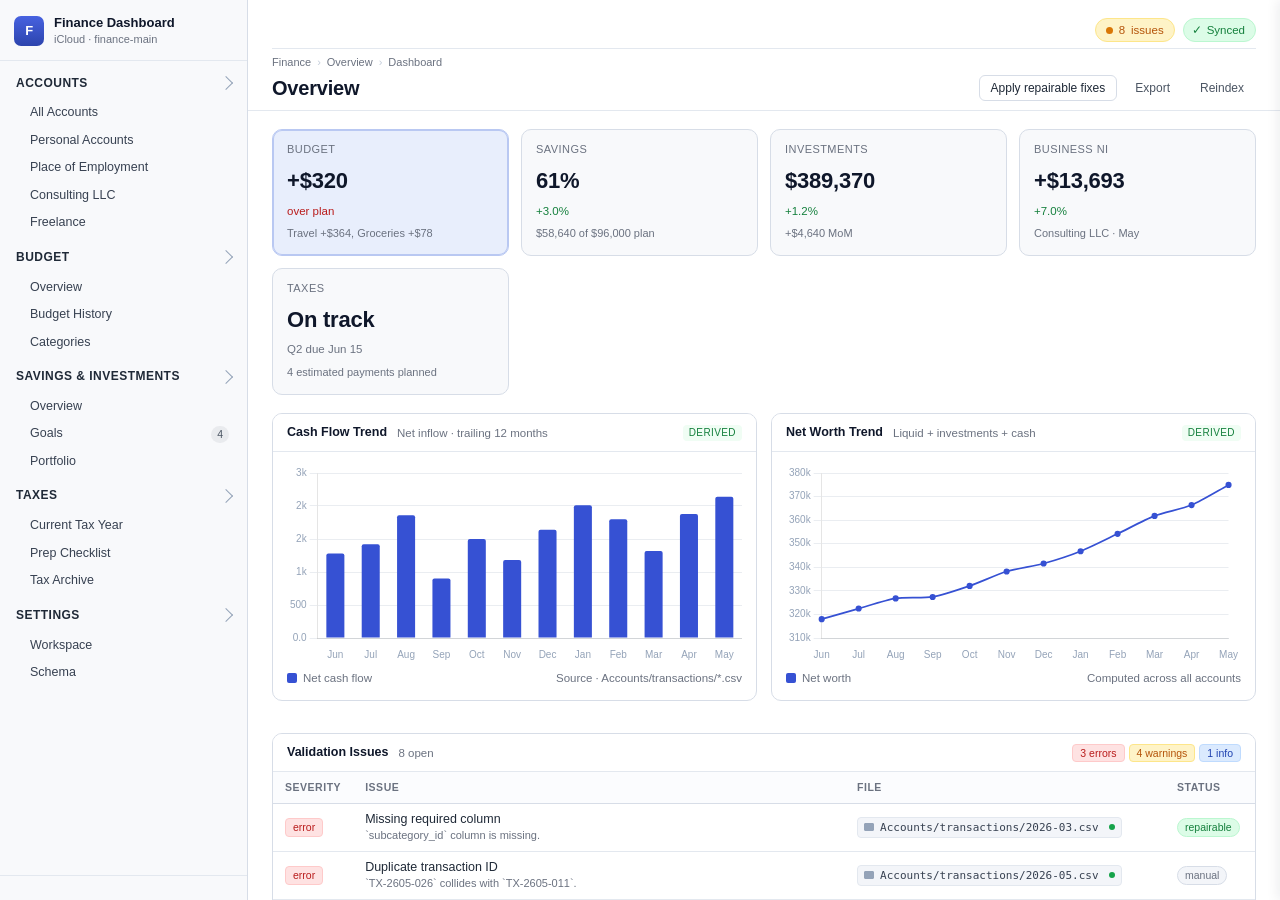
<file: prototype/index.html>
<!DOCTYPE html>
<html lang="en">
<head>
  <meta charset="UTF-8" />
  <meta name="viewport" content="width=device-width, initial-scale=1.0" />
  <title>Finance Workspace · Prototype</title>
  <link rel="stylesheet" href="styles.css" />
</head>
<body>
  <div class="app">
    <aside class="sidebar" id="sidebar">
      <header class="sidebar-head" id="sidebar-head" title="Go to dashboard">
        <div class="workspace-id">
          <div class="ws-icon">F</div>
          <div>
            <div class="ws-name">Finance Dashboard</div>
            <div class="ws-meta">iCloud · finance-main</div>
          </div>
        </div>
      </header>
      <nav class="sidebar-nav" id="sidebar-nav"></nav>
      <footer class="sidebar-foot"></footer>
    </aside>

    <main class="center" id="center">
      <header class="center-head">
        <div id="toolbar" class="toolbar">
          <span class="status-chip status-warn" id="issue-status">
            <span class="dot dot-warn"></span> <span id="issue-count">8</span> issues
          </span>
          <div class="sync-pill" id="sync-pill" data-state="synced">
            <span class="sync-pill-icon"></span>
            <span class="sync-pill-label">Synced</span>
          </div>
        </div>
        <div class="breadcrumb" id="breadcrumb"></div>
        <div class="title-row">
          <h1 id="page-title">Overview</h1>
          <div class="local-actions" id="local-actions"></div>
        </div>
      </header>

      <div class="content" id="content"></div>
    </main>
  </div>

  <div id="inspector-backdrop" class="inspector-backdrop"></div>

  <aside class="inspector" id="inspector" style="width:360px">
    <header class="inspector-head">
      <h2 id="inspector-title">Inspector</h2>
      <div class="inspector-sub" id="inspector-sub">Nothing selected</div>
    </header>
    <div class="inspector-body" id="inspector-body">
      <div class="empty-inspector">
        <div class="empty-glyph"></div>
        <p>Select a card, row, or item in the center panel to see source file lineage, metadata, and validation here.</p>
      </div>
    </div>
  </aside>

  <script src="vendor/chart.umd.js"></script>
  <script src="data.js"></script>
  <script src="store.js"></script>
  <script src="app.js"></script>
</body>
</html>
</file>
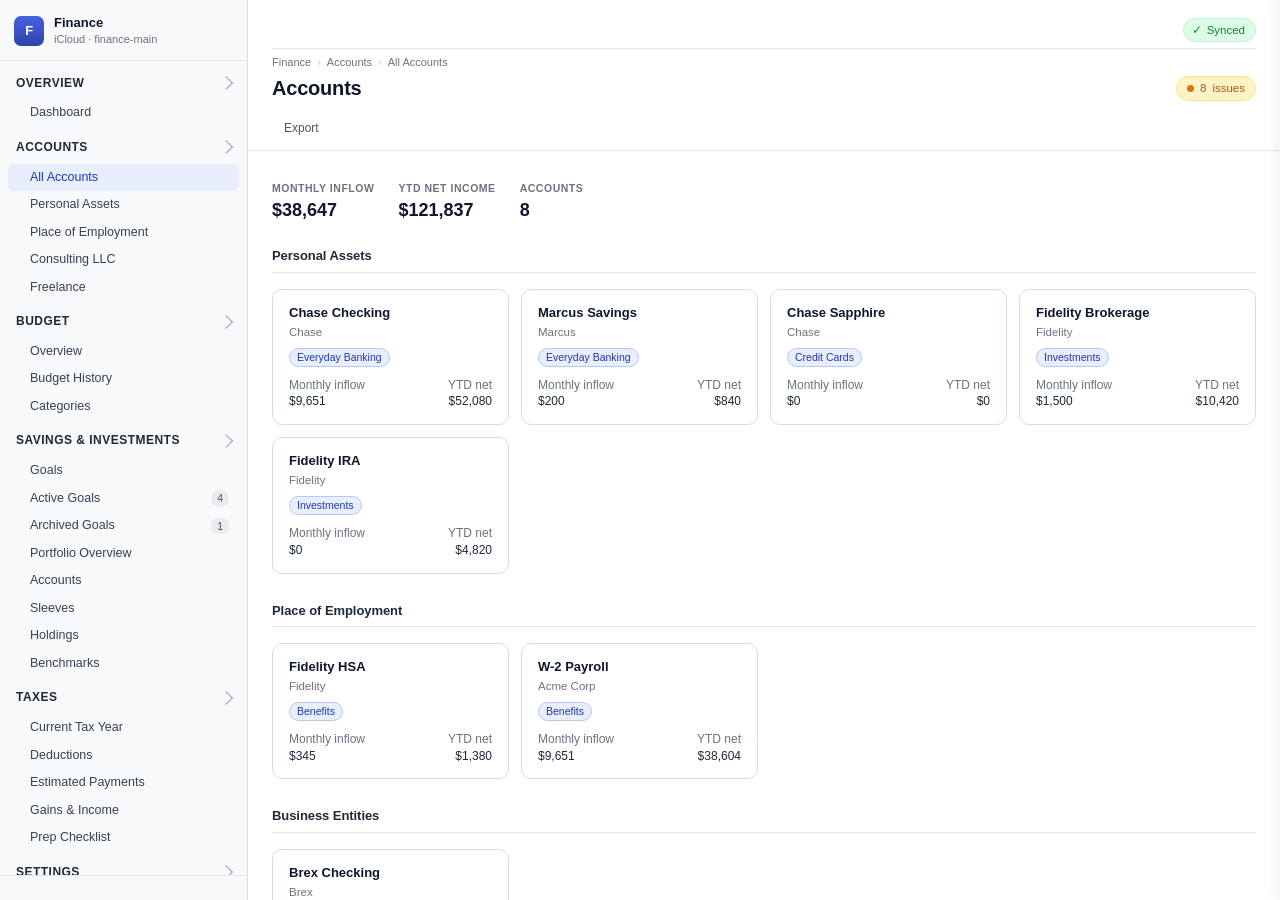
<file: design/prototype/index.html>
<!DOCTYPE html>
<html lang="en">
<head>
  <meta charset="UTF-8" />
  <meta name="viewport" content="width=device-width, initial-scale=1.0" />
  <title>Finance Workspace · Prototype</title>
  <link rel="stylesheet" href="styles.css" />
</head>
<body>
  <div class="app">
    <aside class="sidebar" id="sidebar">
      <header class="sidebar-head">
        <div class="workspace-id">
          <div class="ws-icon">F</div>
          <div>
            <div class="ws-name">Finance</div>
            <div class="ws-meta">iCloud · finance-main</div>
          </div>
        </div>
      </header>
      <nav class="sidebar-nav" id="sidebar-nav"></nav>
      <footer class="sidebar-foot"></footer>
    </aside>

    <main class="center" id="center">
      <header class="center-head">
        <div id="toolbar" class="toolbar">
          <div class="sync-pill" id="sync-pill" data-state="synced">
            <span class="sync-pill-icon"></span>
            <span class="sync-pill-label">Synced</span>
          </div>
        </div>
        <div class="breadcrumb" id="breadcrumb"></div>
        <div class="title-row">
          <h1 id="page-title">Overview</h1>
          <div class="status-cluster">
            <span class="status-chip status-warn" id="issue-status">
              <span class="dot dot-warn"></span> <span id="issue-count">8</span> issues
            </span>
          </div>
        </div>
        <div class="actions-row">
          <div class="local-actions" id="local-actions"></div>
        </div>
      </header>

      <div class="filter-bar" id="filter-bar"></div>

      <div class="content" id="content"></div>
    </main>
  </div>

  <div id="inspector-backdrop" class="inspector-backdrop"></div>

  <aside class="inspector" id="inspector" style="width:360px">
    <header class="inspector-head">
      <h2 id="inspector-title">Inspector</h2>
      <div class="inspector-sub" id="inspector-sub">Nothing selected</div>
    </header>
    <div class="inspector-body" id="inspector-body">
      <div class="empty-inspector">
        <div class="empty-glyph"></div>
        <p>Select a card, row, or item in the center panel to see source file lineage, metadata, and validation here.</p>
      </div>
    </div>
  </aside>

  <script src="data.js"></script>
  <script src="app.js"></script>
</body>
</html>
</file>
<file: prototype/styles.css>
/* =========================================================
   Finance Workspace · Prototype styles
   Desktop productivity tone. Neutral surfaces, single accent.
   ========================================================= */

:root {
  --bg: #eef2f7;
  --surface: #ffffff;
  --surface-2: #f8f9fb;
  --surface-3: #fbfcfe;
  --surface-sunken: #f3f5f9;
  --border: #d7dde7;
  --border-soft: #e3e8ef;
  --border-strong: #c4cdda;

  --ink-1: #0f172a;
  --ink-2: #1f2937;
  --ink-3: #374151;
  --ink-4: #4b5563;
  --muted: #6b7280;
  --muted-2: #94a3b8;

  --accent: #3651d3;
  --accent-soft: #e8eefc;
  --accent-border: #b9c8f2;
  --accent-ink: #1e3aab;

  --ok: #15803d;
  --ok-soft: #dcfce7;
  --warn: #b45309;
  --warn-soft: #fef3c7;
  --err: #b91c1c;
  --err-soft: #fee2e2;
  --info: #1e40af;
  --info-soft: #dbeafe;

  --pos: #15803d;
  --neg: #b91c1c;

  --radius-sm: 6px;
  --radius: 10px;
  --radius-lg: 14px;

  --shadow-sm: 0 1px 2px rgba(15, 23, 42, 0.04);
  --shadow: 0 1px 2px rgba(15, 23, 42, 0.04), 0 4px 12px rgba(15, 23, 42, 0.04);

  --row-h: 30px;
  --font-ui: 'Inter', -apple-system, BlinkMacSystemFont, 'SF Pro Text', 'Segoe UI', Roboto, sans-serif;
  --font-mono: ui-monospace, SFMono-Regular, 'SF Mono', Menlo, Consolas, monospace;
}

* { box-sizing: border-box; }

html, body {
  margin: 0;
  padding: 0;
  height: 100%;
  background: var(--bg);
  color: var(--ink-2);
  font-family: var(--font-ui);
  font-size: 13px;
  line-height: 1.4;
  -webkit-font-smoothing: antialiased;
  text-rendering: optimizeLegibility;
}

button {
  font-family: inherit;
  font-size: inherit;
  color: inherit;
  cursor: pointer;
}

h1, h2, h3, h4 { margin: 0; font-weight: 600; color: var(--ink-1); }

a { color: var(--accent); text-decoration: none; }

/* =========================================================
   App layout
   ========================================================= */

.app {
  display: grid;
  grid-template-columns: 248px minmax(0, 1fr);
  height: 100vh;
  min-width: 900px;
  background: var(--bg);
}

/* =========================================================
   Sidebar
   ========================================================= */

.sidebar {
  background: var(--surface-2);
  border-right: 1px solid var(--border);
  display: flex;
  flex-direction: column;
  min-height: 0;
}

.sidebar-head {
  padding: 14px 14px 12px;
  border-bottom: 1px solid var(--border-soft);
  cursor: pointer;
  transition: background 0.12s ease;
}
.sidebar-head:hover { background: var(--surface-2, rgba(148,163,184,0.08)); }
.sidebar-head.active { background: var(--surface-2, rgba(54,81,211,0.08)); }

.workspace-id {
  display: flex;
  align-items: center;
  gap: 10px;
}

.ws-icon {
  width: 30px;
  height: 30px;
  border-radius: 7px;
  background: linear-gradient(180deg, #4762e0, #2c44ad);
  color: white;
  font-weight: 700;
  font-size: 13px;
  display: grid;
  place-items: center;
  letter-spacing: -0.02em;
}

.ws-name { font-weight: 600; color: var(--ink-1); font-size: 13px; }
.ws-meta { color: var(--muted); font-size: 11px; }

.sidebar-nav {
  flex: 1;
  overflow-y: auto;
  padding: 8px 8px 14px;
}

.nav-group { margin-bottom: 2px; }

.nav-group-head {
  display: flex;
  align-items: center;
  gap: 6px;
  padding: 6px 8px;
  color: var(--ink-2);
  font-size: 12px;
  font-weight: 600;
  cursor: pointer;
  user-select: none;
  border-radius: 6px;
  text-transform: uppercase;
  letter-spacing: 0.04em;
}

.nav-group-head:hover { background: rgba(15, 23, 42, 0.04); }

.nav-group-caret {
  width: 10px;
  height: 10px;
  border-right: 1.5px solid var(--muted-2);
  border-bottom: 1.5px solid var(--muted-2);
  transform: rotate(-45deg);
  transition: transform 0.12s ease;
  margin-left: auto;
}
.nav-group.collapsed .nav-group-caret { transform: rotate(-135deg); }

.nav-items { display: block; padding: 2px 0 4px; }
.nav-group.collapsed .nav-items { display: none; }

.nav-item {
  display: flex;
  align-items: center;
  padding: 5px 10px 5px 22px;
  border-radius: 6px;
  font-size: 12.5px;
  color: var(--ink-3);
  cursor: pointer;
  user-select: none;
  white-space: nowrap;
  overflow: hidden;
  text-overflow: ellipsis;
}
.nav-item:hover { background: rgba(15, 23, 42, 0.04); }

.nav-item.active {
  background: var(--accent-soft);
  color: var(--accent-ink);
  font-weight: 500;
}

.nav-item .badge {
  margin-left: auto;
  font-size: 10.5px;
  background: rgba(15, 23, 42, 0.06);
  color: var(--ink-4);
  padding: 1px 6px;
  border-radius: 999px;
}
.nav-item.active .badge { background: rgba(54, 81, 211, 0.15); color: var(--accent-ink); }

.sidebar-foot {
  padding: 10px 14px 14px;
  border-top: 1px solid var(--border-soft);
}

.sync-pill {
  display: inline-flex;
  align-items: center;
  gap: 6px;
  color: var(--muted);
  font-size: 11.5px;
}
.sync-pill .sep { color: var(--border-strong); }

/* =========================================================
   Center panel
   ========================================================= */

.center {
  display: flex;
  flex-direction: column;
  min-width: 0;
  background: var(--surface);
  overflow: hidden;
}

.center-head {
  padding: 14px 24px 8px;
  background: var(--surface);
  border-bottom: 1px solid var(--border-soft);
}

.breadcrumb {
  font-size: 11px;
  color: var(--muted);
  margin-bottom: 4px;
}
.breadcrumb .crumb { color: var(--muted); }
.breadcrumb .crumb-sep { margin: 0 6px; color: var(--border-strong); }

.title-row {
  display: flex;
  align-items: center;
  gap: 16px;
}
.title-row h1 {
  font-size: 20px;
  letter-spacing: -0.01em;
  flex: 0 1 auto;
}
/* Local actions sit on the title row, right-aligned (Round 5) */
.title-row .local-actions { margin-left: auto; }

.status-cluster {
  margin-left: auto;
  display: flex;
  gap: 8px;
}

.status-chip {
  display: inline-flex;
  align-items: center;
  gap: 6px;
  padding: 3px 10px;
  border-radius: 999px;
  font-size: 11.5px;
  font-weight: 500;
  border: 1px solid var(--border);
  background: var(--surface);
  color: var(--ink-3);
}
.status-ok { background: var(--ok-soft); color: var(--ok); border-color: #bbf7d0; }
.status-warn { background: var(--warn-soft); color: var(--warn); border-color: #fde68a; }
.status-err { background: var(--err-soft); color: var(--err); border-color: #fecaca; }
.status-info { background: var(--info-soft); color: var(--info); border-color: #bfdbfe; }

.dot { width: 7px; height: 7px; border-radius: 50%; display: inline-block; }
.dot-ok { background: #16a34a; }
.dot-warn { background: #d97706; }
.dot-err { background: #dc2626; }
.dot-info { background: #2563eb; }
.dot-muted { background: var(--muted-2); }

.actions-row {
  display: flex;
  align-items: center;
  gap: 8px;
  margin-top: 12px;
  min-height: 28px;
}

.local-actions { display: flex; gap: 6px; flex-wrap: wrap; }

.btn {
  display: inline-flex;
  align-items: center;
  gap: 6px;
  padding: 5px 11px;
  font-size: 12px;
  border-radius: 6px;
  border: 1px solid var(--border);
  background: var(--surface);
  color: var(--ink-2);
  cursor: pointer;
  transition: background 0.1s ease, border-color 0.1s ease;
}
.btn:hover { background: var(--surface-sunken); border-color: var(--border-strong); }
.btn.btn-primary {
  background: var(--accent);
  color: white;
  border-color: var(--accent);
}
.btn.btn-primary:hover { background: var(--accent-ink); border-color: var(--accent-ink); }
.btn.btn-ghost {
  background: transparent;
  border-color: transparent;
  color: var(--ink-4);
}
.btn.btn-ghost:hover { background: rgba(15, 23, 42, 0.05); color: var(--ink-2); }

.filter-bar {
  display: flex;
  align-items: center;
  gap: 8px;
  padding: 10px 24px;
  background: var(--surface-3);
  border-bottom: 1px solid var(--border-soft);
  flex-wrap: wrap;
}

.filter {
  display: inline-flex;
  align-items: center;
  gap: 6px;
  padding: 4px 10px 4px 12px;
  font-size: 12px;
  border-radius: 999px;
  border: 1px solid var(--border);
  background: var(--surface);
  color: var(--ink-3);
  cursor: pointer;
  user-select: none;
}
.filter:hover { border-color: var(--border-strong); background: var(--surface-2); }
.filter.is-active {
  background: var(--accent-soft);
  color: var(--accent-ink);
  border-color: var(--accent-border);
}
.filter .filter-label { color: var(--muted); }
.filter.is-active .filter-label { color: var(--accent-ink); opacity: 0.7; }
.filter .filter-value { font-weight: 500; }
.filter .filter-caret {
  width: 7px;
  height: 7px;
  border-right: 1.5px solid currentColor;
  border-bottom: 1.5px solid currentColor;
  opacity: 0.5;
  transform: rotate(45deg);
  margin-left: 2px;
}

.filter-spacer { flex: 1; }

.search-filter {
  display: inline-flex;
  align-items: center;
  border-radius: 999px;
  border: 1px solid var(--border);
  background: var(--surface);
  padding: 0 10px;
  height: 26px;
  min-width: 200px;
}
.search-filter input {
  border: none;
  outline: none;
  background: transparent;
  font: inherit;
  font-size: 12px;
  color: var(--ink-2);
  width: 100%;
}
.search-filter::before {
  content: '';
  width: 11px;
  height: 11px;
  margin-right: 6px;
  border: 1.5px solid var(--muted-2);
  border-radius: 50%;
  position: relative;
}

.content {
  flex: 1;
  overflow-y: auto;
  padding: 18px 24px 32px;
  background: var(--surface);
}

/* =========================================================
   KPI cards
   ========================================================= */

.kpi-grid {
  display: grid;
  grid-template-columns: repeat(4, minmax(0, 1fr));
  gap: 12px;
  margin-bottom: 18px;
}
.kpi-grid.cols-3 { grid-template-columns: repeat(3, minmax(0, 1fr)); }
.kpi-grid.cols-5 { grid-template-columns: repeat(5, minmax(0, 1fr)); }
.kpi-grid.cols-6 { grid-template-columns: repeat(6, minmax(0, 1fr)); }
.kpi-grid.cols-7 { grid-template-columns: repeat(7, minmax(0, 1fr)); }

.kpi-card {
  background: var(--surface-2);
  border: 1px solid var(--border);
  border-radius: var(--radius);
  padding: 12px 14px 14px;
  cursor: pointer;
  transition: border-color 0.1s ease, box-shadow 0.1s ease, background 0.1s ease;
  position: relative;
  min-width: 0;
}
.kpi-card:hover { border-color: var(--border-strong); }
.kpi-card.selected {
  border-color: var(--accent-border);
  background: var(--accent-soft);
  box-shadow: 0 0 0 1px var(--accent-border) inset;
}

.kpi-label {
  color: var(--muted);
  font-size: 11px;
  font-weight: 500;
  text-transform: uppercase;
  letter-spacing: 0.04em;
  display: flex;
  align-items: center;
  gap: 6px;
}

.kpi-value {
  font-size: 22px;
  font-weight: 600;
  color: var(--ink-1);
  letter-spacing: -0.01em;
  margin-top: 8px;
  font-variant-numeric: tabular-nums;
}
.kpi-value.smaller { font-size: 18px; }

.kpi-delta {
  display: inline-flex;
  align-items: center;
  gap: 4px;
  font-size: 11.5px;
  font-weight: 500;
  margin-top: 6px;
  font-variant-numeric: tabular-nums;
}
.kpi-delta.pos { color: var(--pos); }
.kpi-delta.neg { color: var(--neg); }
.kpi-delta.flat { color: var(--muted); }

.kpi-foot {
  margin-top: 6px;
  color: var(--muted);
  font-size: 11px;
}

/* =========================================================
   Cards / panels
   ========================================================= */

.panel {
  background: var(--surface);
  border: 1px solid var(--border);
  border-radius: var(--radius);
  margin-bottom: 16px;
  overflow: hidden;
}
.panel-head {
  padding: 10px 14px 9px;
  display: flex;
  align-items: center;
  gap: 10px;
  border-bottom: 1px solid var(--border-soft);
  background: var(--surface);
}
.panel-head h3 {
  font-size: 12.5px;
  font-weight: 600;
  color: var(--ink-1);
}
.panel-head .panel-sub {
  color: var(--muted);
  font-size: 11.5px;
}
.panel-head .panel-actions {
  margin-left: auto;
  display: flex;
  gap: 4px;
}
.panel-body { padding: 12px 14px 14px; }
.panel-body.flush { padding: 0; }

.row2 { display: grid; grid-template-columns: 1fr 1fr; gap: 14px; margin-bottom: 16px; }
.row3 { display: grid; grid-template-columns: 1fr 1fr 1fr; gap: 14px; margin-bottom: 16px; }
.row-2-1 { display: grid; grid-template-columns: 2fr 1fr; gap: 14px; margin-bottom: 16px; }
.row-1-2 { display: grid; grid-template-columns: 1fr 2fr; gap: 14px; margin-bottom: 16px; }

/* =========================================================
   Tables
   ========================================================= */

.tbl {
  width: 100%;
  border-collapse: separate;
  border-spacing: 0;
  font-size: 12.5px;
}
.tbl thead th {
  text-align: left;
  font-size: 10.5px;
  font-weight: 600;
  letter-spacing: 0.05em;
  text-transform: uppercase;
  color: var(--muted);
  padding: 8px 12px;
  border-bottom: 1px solid var(--border);
  background: var(--surface-3);
  position: sticky;
  top: 0;
  z-index: 1;
  white-space: nowrap;
}
.tbl tbody td {
  padding: 7px 12px;
  border-bottom: 1px solid var(--border-soft);
  color: var(--ink-2);
  vertical-align: middle;
}
.tbl tbody tr {
  cursor: pointer;
  transition: background 0.08s ease;
}
.tbl tbody tr:hover { background: var(--surface-sunken); }
.tbl tbody tr.selected { background: var(--accent-soft); }
.tbl tbody tr.selected td { color: var(--accent-ink); }
.tbl .num {
  text-align: right;
  font-variant-numeric: tabular-nums;
  white-space: nowrap;
}
.tbl .pos { color: var(--pos); }
.tbl .neg { color: var(--neg); }
.tbl .muted { color: var(--muted); }
.tbl .mono { font-family: var(--font-mono); font-size: 11.5px; }
.tbl .truncate { max-width: 260px; overflow: hidden; text-overflow: ellipsis; white-space: nowrap; }
.tbl .narrow { width: 1%; white-space: nowrap; }

.tbl tbody tr:last-child td { border-bottom: none; }

/* category bar inline */
.bar-inline {
  position: relative;
  height: 8px;
  background: var(--surface-sunken);
  border-radius: 4px;
  overflow: hidden;
  min-width: 80px;
}
.bar-inline > span {
  position: absolute;
  inset: 0 auto 0 0;
  background: var(--accent);
  border-radius: 4px;
}
.bar-inline.warn > span { background: #d97706; }
.bar-inline.err > span { background: #b91c1c; }
.bar-inline.ok > span { background: #16a34a; }

/* =========================================================
   Badges, tags, chips
   ========================================================= */

.tag {
  display: inline-flex;
  align-items: center;
  gap: 4px;
  font-size: 10.5px;
  padding: 1px 7px;
  border-radius: 4px;
  background: var(--surface-sunken);
  color: var(--ink-4);
  font-weight: 500;
  border: 1px solid var(--border-soft);
  white-space: nowrap;
}
.tag.tag-ok { background: var(--ok-soft); color: var(--ok); border-color: #bbf7d0; }
.tag.tag-warn { background: var(--warn-soft); color: var(--warn); border-color: #fde68a; }
.tag.tag-err { background: var(--err-soft); color: var(--err); border-color: #fecaca; }
.tag.tag-info { background: var(--info-soft); color: var(--info); border-color: #bfdbfe; }
.tag.tag-accent { background: var(--accent-soft); color: var(--accent-ink); border-color: var(--accent-border); }
.tag.tag-muted { background: transparent; color: var(--muted); border-color: var(--border); }

.sev-dot { width: 7px; height: 7px; border-radius: 50%; display: inline-block; margin-right: 6px; }
.sev-err { background: #dc2626; }
.sev-warn { background: #d97706; }
.sev-info { background: #2563eb; }

.path-chip {
  display: inline-flex;
  align-items: center;
  gap: 6px;
  font-family: var(--font-mono);
  font-size: 11px;
  background: var(--surface-sunken);
  border: 1px solid var(--border-soft);
  color: var(--ink-3);
  padding: 2px 6px;
  border-radius: 4px;
  white-space: nowrap;
  overflow: hidden;
  text-overflow: ellipsis;
  max-width: 100%;
}

.path-chip::before {
  content: '';
  width: 10px;
  height: 8px;
  background: var(--muted-2);
  -webkit-mask: linear-gradient(#000, #000);
          mask: linear-gradient(#000, #000);
  border-radius: 1px;
  flex-shrink: 0;
}

/* =========================================================
   Charts
   ========================================================= */

.chart-wrap {
  height: 200px;
  width: 100%;
  position: relative;
}
.chart-wrap.tall { height: 230px; }
.chart-wrap.short { height: 140px; }
.chart-wrap svg { width: 100%; height: 100%; display: block; }

/* Chart.js canvas host — fills its parent; canvas is sized by Chart.js */
.chart-canvas {
  position: relative;
  width: 100%;
}
.chart-canvas canvas { display: block; }
.chart-wrap .chart-canvas { height: 100%; }

.chart-axis-label {
  font-size: 10px;
  fill: var(--muted);
  font-family: var(--font-ui);
}

.chart-grid line { stroke: var(--border-soft); stroke-width: 1; }
.chart-axis line { stroke: var(--border); stroke-width: 1; }

.legend {
  display: flex;
  gap: 14px;
  font-size: 11.5px;
  color: var(--muted);
  margin-top: 6px;
  flex-wrap: wrap;
}
.legend-item { display: inline-flex; align-items: center; gap: 6px; }
.legend-swatch { width: 10px; height: 10px; border-radius: 2px; }

/* =========================================================
   Inspector
   ========================================================= */

.inspector {
  position: fixed;
  top: 0;
  right: 0;
  height: 100vh;
  background: var(--surface-2);
  border-left: 1px solid var(--border);
  display: flex;
  flex-direction: column;
  transform: translateX(100%);
  transition: transform 0.22s ease;
  z-index: 100;
  box-shadow: -2px 0 12px rgba(15, 23, 42, 0.08);
}
.inspector.inspector-open {
  transform: translateX(0);
}

.inspector-head {
  padding: 14px 16px 10px;
  border-bottom: 1px solid var(--border-soft);
}
.inspector-head h2 {
  font-size: 14px;
  font-weight: 600;
  color: var(--ink-1);
  letter-spacing: -0.005em;
}
.inspector-sub {
  font-size: 11.5px;
  color: var(--muted);
  margin-top: 2px;
}

.inspector-body {
  flex: 1;
  overflow-y: auto;
  padding: 14px 16px 24px;
}

.insp-section { margin-bottom: 18px; }
.insp-section:last-child { margin-bottom: 0; }

.insp-label {
  font-size: 10px;
  font-weight: 600;
  text-transform: uppercase;
  letter-spacing: 0.06em;
  color: var(--muted);
  margin-bottom: 6px;
}

.insp-value {
  font-size: 13px;
  color: var(--ink-1);
  font-variant-numeric: tabular-nums;
}
.insp-value.big {
  font-size: 22px;
  font-weight: 600;
  letter-spacing: -0.01em;
}

.insp-row {
  display: flex;
  justify-content: space-between;
  font-size: 12px;
  padding: 4px 0;
  color: var(--ink-3);
  border-bottom: 1px dashed var(--border-soft);
}
.insp-row:last-child { border-bottom: none; }
.insp-row .k { color: var(--muted); }
.insp-row .v { color: var(--ink-2); font-variant-numeric: tabular-nums; max-width: 60%; text-align: right; }

.insp-block {
  background: var(--surface);
  border: 1px solid var(--border-soft);
  border-radius: 8px;
  padding: 10px 12px;
}
.insp-block + .insp-block { margin-top: 8px; }

.insp-pre {
  font-family: var(--font-mono);
  font-size: 11px;
  background: var(--surface);
  border: 1px solid var(--border-soft);
  border-radius: 6px;
  padding: 10px 12px;
  color: var(--ink-2);
  white-space: pre-wrap;
  word-break: break-word;
}

.empty-inspector {
  text-align: center;
  color: var(--muted);
  padding: 40px 12px;
}
.empty-inspector p { font-size: 12px; line-height: 1.55; }
.empty-glyph {
  width: 28px;
  height: 36px;
  margin: 0 auto 12px;
  border: 1.5px dashed var(--border-strong);
  border-radius: 4px;
  position: relative;
  background: var(--surface);
}
.empty-glyph::after {
  content: '';
  position: absolute;
  top: 8px; left: 6px; right: 6px;
  height: 1.5px;
  background: var(--border-strong);
  box-shadow: 0 6px 0 var(--border-strong), 0 12px 0 var(--border-strong);
}

.derived-tag, .imported-tag, .repaired-tag {
  display: inline-flex;
  align-items: center;
  gap: 4px;
  font-size: 10px;
  font-weight: 500;
  padding: 1px 6px;
  border-radius: 4px;
  text-transform: uppercase;
  letter-spacing: 0.04em;
}
.imported-tag { background: #eef2ff; color: #4338ca; }
.derived-tag { background: #f0fdf4; color: #15803d; }
.repaired-tag { background: #fef3c7; color: #b45309; }

/* =========================================================
   Notes (markdown preview)
   ========================================================= */

.note-list {
  display: flex;
  flex-direction: column;
  border: 1px solid var(--border);
  border-radius: var(--radius);
  overflow: hidden;
}

.note-list .note-row {
  padding: 10px 12px;
  border-bottom: 1px solid var(--border-soft);
  cursor: pointer;
  background: var(--surface);
}
.note-list .note-row:last-child { border-bottom: none; }
.note-list .note-row:hover { background: var(--surface-sunken); }
.note-list .note-row.selected { background: var(--accent-soft); }

.note-title { font-weight: 600; color: var(--ink-1); font-size: 13px; }
.note-meta { color: var(--muted); font-size: 11px; margin-top: 2px; display: flex; gap: 8px; flex-wrap: wrap; }

.md-preview {
  font-size: 13px;
  color: var(--ink-2);
  line-height: 1.65;
  padding: 18px 20px;
  background: var(--surface);
  border: 1px solid var(--border);
  border-radius: var(--radius);
  max-height: 580px;
  overflow-y: auto;
}
.md-preview h1 { font-size: 20px; margin: 0 0 12px; letter-spacing: -0.01em; }
.md-preview h2 { font-size: 15px; margin: 18px 0 8px; color: var(--ink-1); border-bottom: 1px solid var(--border-soft); padding-bottom: 4px; }
.md-preview h3 { font-size: 13.5px; margin: 14px 0 6px; color: var(--ink-1); }
.md-preview p { margin: 0 0 8px; }
.md-preview ul, .md-preview ol { padding-left: 20px; margin: 0 0 8px; }
.md-preview li { margin-bottom: 2px; }
.md-preview code {
  font-family: var(--font-mono);
  font-size: 11.5px;
  background: var(--surface-sunken);
  border: 1px solid var(--border-soft);
  border-radius: 3px;
  padding: 1px 4px;
}
.md-preview hr { border: none; border-top: 1px solid var(--border-soft); margin: 14px 0; }
.md-preview blockquote {
  border-left: 3px solid var(--accent-border);
  background: var(--accent-soft);
  margin: 8px 0;
  padding: 6px 12px;
  color: var(--accent-ink);
  font-size: 12.5px;
  border-radius: 0 6px 6px 0;
}
.md-preview .frontmatter-block {
  font-family: var(--font-mono);
  font-size: 11px;
  background: var(--surface-sunken);
  border: 1px solid var(--border-soft);
  border-radius: 6px;
  padding: 10px 12px;
  color: var(--ink-3);
  white-space: pre-wrap;
  margin-bottom: 14px;
}

/* =========================================================
   Goal cards
   ========================================================= */

.goal-grid {
  display: grid;
  grid-template-columns: repeat(2, minmax(0, 1fr));
  gap: 12px;
}

.goal-card {
  border: 1px solid var(--border);
  background: var(--surface);
  border-radius: var(--radius);
  padding: 14px 16px 16px;
  cursor: pointer;
  position: relative;
  transition: border-color 0.1s ease;
}
.goal-card:hover { border-color: var(--border-strong); }
.goal-card.selected { border-color: var(--accent-border); box-shadow: 0 0 0 1px var(--accent-border) inset; background: var(--accent-soft); }
.goal-card.selected .goal-name { color: var(--accent-ink); }

.goal-card .goal-name {
  font-weight: 600;
  color: var(--ink-1);
  font-size: 13.5px;
  display: flex;
  align-items: center;
  gap: 8px;
  margin-bottom: 4px;
}
.goal-meta { color: var(--muted); font-size: 11.5px; margin-bottom: 12px; }
.goal-target {
  display: flex;
  align-items: baseline;
  gap: 10px;
  margin-bottom: 8px;
}
.goal-target .balance {
  font-size: 18px;
  font-weight: 600;
  color: var(--ink-1);
  letter-spacing: -0.01em;
  font-variant-numeric: tabular-nums;
}
.goal-target .of {
  color: var(--muted);
  font-size: 12px;
  font-variant-numeric: tabular-nums;
}
.goal-progress {
  position: relative;
  height: 8px;
  background: var(--surface-sunken);
  border-radius: 4px;
  overflow: hidden;
  margin-bottom: 8px;
}
.goal-progress > span {
  display: block;
  height: 100%;
  background: linear-gradient(90deg, #4762e0, #3651d3);
}

.goal-foot {
  display: flex;
  justify-content: space-between;
  color: var(--muted);
  font-size: 11.5px;
  margin-top: 8px;
}
.goal-foot .pct { color: var(--ink-2); font-weight: 500; }

/* =========================================================
   Issue list
   ========================================================= */

.issue-group { margin-bottom: 18px; }
.issue-group-head {
  display: flex;
  align-items: center;
  gap: 8px;
  font-size: 11px;
  font-weight: 600;
  text-transform: uppercase;
  letter-spacing: 0.05em;
  color: var(--muted);
  margin-bottom: 8px;
}
.issue-group-head .count {
  background: var(--surface-sunken);
  border: 1px solid var(--border-soft);
  color: var(--ink-3);
  padding: 1px 6px;
  border-radius: 999px;
  font-size: 10.5px;
}

.issue-row {
  display: grid;
  grid-template-columns: 18px 1fr auto auto auto;
  gap: 12px;
  align-items: center;
  padding: 9px 12px;
  background: var(--surface);
  border: 1px solid var(--border-soft);
  border-radius: 8px;
  margin-bottom: 6px;
  cursor: pointer;
  font-size: 12.5px;
}
.issue-row:hover { border-color: var(--border-strong); }
.issue-row.selected { background: var(--accent-soft); border-color: var(--accent-border); }
.issue-row .issue-title { font-weight: 500; color: var(--ink-1); }
.issue-row .issue-msg { color: var(--muted); font-size: 11.5px; margin-top: 1px; }
.issue-row .issue-file { font-family: var(--font-mono); font-size: 11px; color: var(--ink-4); }

/* =========================================================
   Sleeve / allocation visuals
   ========================================================= */

.alloc-list { display: flex; flex-direction: column; gap: 8px; }
.alloc-row { display: grid; grid-template-columns: 110px 1fr 60px 60px; gap: 10px; align-items: center; font-size: 12px; }
.alloc-row .alloc-name { color: var(--ink-2); }
.alloc-row .alloc-bar {
  height: 10px; background: var(--surface-sunken); border-radius: 4px; position: relative; overflow: hidden;
}
.alloc-row .alloc-bar .actual { position: absolute; left: 0; top: 0; bottom: 0; background: var(--accent); }
.alloc-row .alloc-bar .target {
  position: absolute; top: -2px; bottom: -2px; width: 2px; background: var(--ink-3);
}
.alloc-row .alloc-num { font-variant-numeric: tabular-nums; text-align: right; color: var(--ink-2); }
.alloc-row .alloc-num.muted { color: var(--muted); }
.alloc-row .alloc-num.warn { color: var(--warn); }
.alloc-row .alloc-num.err { color: var(--err); }

/* =========================================================
   Checklist
   ========================================================= */

.checklist { list-style: none; padding: 0; margin: 0; }
.checklist li {
  display: flex;
  align-items: flex-start;
  gap: 8px;
  padding: 7px 0;
  border-bottom: 1px dashed var(--border-soft);
  font-size: 12.5px;
  color: var(--ink-2);
}
.checklist li:last-child { border-bottom: none; }
.checkbox {
  width: 13px;
  height: 13px;
  border-radius: 3px;
  border: 1.5px solid var(--border-strong);
  background: var(--surface);
  margin-top: 2px;
  flex-shrink: 0;
  position: relative;
}
.checkbox.done {
  background: var(--accent);
  border-color: var(--accent);
}
.checkbox.done::after {
  content: '';
  position: absolute;
  left: 3px; top: 0px;
  width: 4px; height: 8px;
  border-right: 1.5px solid white;
  border-bottom: 1.5px solid white;
  transform: rotate(45deg);
}
.checklist .ci-meta {
  margin-left: auto;
  color: var(--muted);
  font-size: 11px;
  white-space: nowrap;
}

/* =========================================================
   Misc
   ========================================================= */

.diff-add { color: var(--ok); }
.diff-del { color: var(--err); }

.pre-block {
  background: var(--surface-sunken);
  border: 1px solid var(--border-soft);
  border-radius: 6px;
  padding: 10px 12px;
  font-family: var(--font-mono);
  font-size: 11px;
  color: var(--ink-2);
  white-space: pre-wrap;
  word-break: break-word;
  line-height: 1.55;
}
.pre-block .add { background: rgba(22, 163, 74, 0.12); display: block; padding: 0 2px; }
.pre-block .del { background: rgba(220, 38, 38, 0.12); display: block; padding: 0 2px; text-decoration: line-through; }

.entity-strip {
  display: flex;
  gap: 8px;
  margin-bottom: 14px;
  flex-wrap: wrap;
}
.entity-pill {
  display: inline-flex;
  align-items: center;
  gap: 8px;
  padding: 6px 12px;
  border-radius: 8px;
  border: 1px solid var(--border);
  background: var(--surface);
  cursor: pointer;
  font-size: 12px;
}
.entity-pill:hover { border-color: var(--border-strong); }
.entity-pill.active { background: var(--accent-soft); border-color: var(--accent-border); color: var(--accent-ink); font-weight: 500; }
.entity-pill .dot-muted { background: var(--muted-2); }

.section-title {
  font-size: 12px;
  font-weight: 600;
  color: var(--ink-1);
  text-transform: uppercase;
  letter-spacing: 0.05em;
  margin: 4px 0 8px;
}

.value-pos { color: var(--pos); }
.value-neg { color: var(--neg); }

.scroll-shadow { box-shadow: 0 1px 0 var(--border-soft) inset; }

/* =========================================================
   Inspector backdrop (T007)
   ========================================================= */

.inspector-backdrop {
  display: none;
  position: fixed;
  inset: 0;
  background: rgba(15, 23, 42, 0.18);
  z-index: 99;
}

/* =========================================================
   Toolbar (T008 / T021)
   ========================================================= */

.toolbar {
  display: flex;
  align-items: center;
  justify-content: flex-end;
  gap: 8px;
  padding: 4px 0 6px;
  border-bottom: 1px solid var(--border-soft);
  margin-bottom: 6px;
}

.sync-pill {
  display: inline-flex;
  align-items: center;
  gap: 5px;
  padding: 3px 10px 3px 8px;
  border-radius: 999px;
  font-size: 11.5px;
  font-weight: 500;
  border: 1px solid transparent;
  cursor: default;
}

.sync-pill[data-state="synced"] {
  background: var(--ok-soft);
  color: var(--ok);
  border-color: #bbf7d0;
}
.sync-pill[data-state="synced"] .sync-pill-icon::before { content: '✓'; }

.sync-pill[data-state="syncing"] {
  background: var(--info-soft);
  color: var(--info);
  border-color: #bfdbfe;
  animation: pill-pulse 1.4s ease-in-out infinite;
}
.sync-pill[data-state="syncing"] .sync-pill-icon::before { content: '↻'; }

.sync-pill[data-state="stale"] {
  background: var(--warn-soft);
  color: var(--warn);
  border-color: #fde68a;
}
.sync-pill[data-state="stale"] .sync-pill-icon::before { content: '⏱'; }

.sync-pill[data-state="error"] {
  background: var(--err-soft);
  color: var(--err);
  border-color: #fecaca;
}
.sync-pill[data-state="error"] .sync-pill-icon::before { content: '✕'; }

@keyframes pill-pulse {
  0%, 100% { opacity: 1; }
  50% { opacity: 0.6; }
}

/* =========================================================
   Per-file sync badges (T024)
   ========================================================= */

.sync-badge {
  display: inline-block;
  width: 6px;
  height: 6px;
  border-radius: 50%;
  margin-left: 4px;
  vertical-align: middle;
}
.sync-badge--available  { background: #16a34a; }
.sync-badge--syncing    { background: #1e40af; }
.sync-badge--missing    { background: #b45309; }
.sync-badge--conflict   { background: #b91c1c; }

/* =========================================================
   Issue severity rows and badges (T027)
   ========================================================= */

.issue-row--error   { border-left: 3px solid var(--err);  }
.issue-row--warning { border-left: 3px solid var(--warn); }
.issue-row--info    { border-left: 3px solid var(--info); }

.issue-badge--repairable {
  display: inline-flex; align-items: center; gap: 3px;
  padding: 1px 7px; border-radius: 999px;
  font-size: 10.5px; font-weight: 500;
  background: var(--ok-soft); color: var(--ok); border: 1px solid #bbf7d0;
}
.issue-badge--manual {
  display: inline-flex; align-items: center; gap: 3px;
  padding: 1px 7px; border-radius: 999px;
  font-size: 10.5px; font-weight: 500;
  background: var(--surface-sunken); color: var(--muted); border: 1px solid var(--border);
}

/* =========================================================
   Onboarding card grid (T020)
   ========================================================= */

.onboarding-grid {
  display: grid;
  grid-template-columns: repeat(2, 1fr);
  gap: 14px;
  padding: 4px 0;
}

.onboarding-card {
  background: var(--surface);
  border: 1px solid var(--border);
  border-radius: var(--radius);
  padding: 16px 18px;
  border-left-width: 4px;
}
.onboarding-card--ok      { border-left-color: var(--ok); }
.onboarding-card--warn    { border-left-color: var(--warn); }
.onboarding-card--err     { border-left-color: var(--err); }
.onboarding-card--neutral { border-left-color: var(--border-strong); }

.onboarding-card .state-icon {
  font-size: 24px;
  margin-bottom: 8px;
  display: block;
}
.onboarding-card .state-label {
  font-size: 13px;
  font-weight: 600;
  color: var(--ink-1);
  margin-bottom: 4px;
}
.onboarding-card .state-desc {
  font-size: 12px;
  color: var(--ink-4);
  line-height: 1.5;
  margin-bottom: 10px;
}
.onboarding-card .state-action {
  margin-top: auto;
}

/* =========================================================
   Heat map table (T038 / T044)
   ========================================================= */

.heat-map-table {
  width: 100%;
  border-collapse: collapse;
  font-size: 12px;
  font-variant-numeric: tabular-nums;
}
.heat-map-table th {
  text-align: center;
  font-weight: 600;
  font-size: 11px;
  text-transform: uppercase;
  letter-spacing: 0.04em;
  color: var(--muted);
  padding: 6px 8px;
  border-bottom: 1px solid var(--border);
}
.heat-map-table th:first-child { text-align: left; min-width: 120px; }
.heat-map-table td {
  text-align: right;
  padding: 6px 8px;
  border-bottom: 1px solid var(--border-soft);
  min-width: 52px;
}
.heat-map-table td:first-child { text-align: left; font-weight: 500; }
.heat-map-table td.pos { background: #dcfce7; color: var(--ok); }
.heat-map-table td.neg { background: #fee2e2; color: var(--err); }
.heat-map-table .sp500-row td { border-top: 2px solid var(--border); font-weight: 600; }
.heat-map-table .sp500-row td.pos { background: #bbf7d0; }
.heat-map-table .sp500-row td.neg { background: #fecaca; }

/* =========================================================
   Accounts card grid (T041)
   ========================================================= */

.accounts-aggregate {
  display: flex;
  gap: 24px;
  padding: 12px 0 16px;
}
.accounts-aggregate .agg-item {
  display: flex;
  flex-direction: column;
  gap: 2px;
}
.accounts-aggregate .agg-label {
  font-size: 10.5px;
  font-weight: 600;
  text-transform: uppercase;
  letter-spacing: 0.05em;
  color: var(--muted);
}
.accounts-aggregate .agg-value {
  font-size: 18px;
  font-weight: 600;
  color: var(--ink-1);
  font-variant-numeric: tabular-nums;
}

.accounts-grid {
  display: grid;
  grid-template-columns: repeat(auto-fill, minmax(220px, 1fr));
  gap: 12px;
  padding: 4px 0;
}

.account-card {
  background: var(--surface);
  border: 1px solid var(--border);
  border-radius: var(--radius);
  padding: 14px 16px;
  cursor: pointer;
  transition: border-color 0.12s;
}
.account-card:hover { border-color: var(--accent-border); }
.account-card.selected { border-color: var(--accent); background: var(--accent-soft); }

.account-card .ac-name {
  font-size: 13px;
  font-weight: 600;
  color: var(--ink-1);
  margin-bottom: 2px;
}
.account-card .ac-inst {
  font-size: 11.5px;
  color: var(--muted);
  margin-bottom: 8px;
}
.account-card .ac-group {
  display: inline-flex;
  align-items: center;
  padding: 1px 7px;
  border-radius: 999px;
  font-size: 10.5px;
  font-weight: 500;
  background: var(--accent-soft);
  color: var(--accent-ink);
  border: 1px solid var(--accent-border);
  margin-bottom: 10px;
}
.account-card .ac-metrics {
  display: flex;
  justify-content: space-between;
  font-size: 12px;
}
.account-card .ac-metric-label { color: var(--muted); }
.account-card .ac-metric-value { font-variant-numeric: tabular-nums; font-weight: 500; }

/* =========================================================
   Deductions list (T039)
   ========================================================= */

.deduction-group {
  margin-bottom: 20px;
}
.deduction-group-head {
  display: flex;
  align-items: center;
  gap: 8px;
  padding: 8px 0 6px;
  border-bottom: 1px solid var(--border);
  margin-bottom: 2px;
}
.deduction-group-head .dg-title {
  font-size: 12px;
  font-weight: 600;
  text-transform: uppercase;
  letter-spacing: 0.05em;
  color: var(--ink-2);
}
.deduction-group-head .dg-total {
  margin-left: auto;
  font-size: 12px;
  font-weight: 600;
  font-variant-numeric: tabular-nums;
}

/* =========================================================
   Indexing progress (T025)
   ========================================================= */

.indexing-view {
  max-width: 560px;
  margin: 32px auto;
  text-align: center;
}
.indexing-view h2 { margin-bottom: 8px; }
.indexing-progress-bar {
  height: 8px;
  background: var(--border);
  border-radius: 999px;
  overflow: hidden;
  margin: 14px 0 8px;
}
.indexing-progress-bar-fill {
  height: 100%;
  background: var(--accent);
  border-radius: 999px;
  transition: width 0.4s ease;
}

/* scrollbars subdued */
::-webkit-scrollbar { width: 10px; height: 10px; }
::-webkit-scrollbar-thumb { background: rgba(15, 23, 42, 0.14); border-radius: 5px; border: 2px solid var(--bg); }
::-webkit-scrollbar-thumb:hover { background: rgba(15, 23, 42, 0.22); }
::-webkit-scrollbar-track { background: transparent; }

.accounts-group-title {
  font-size: 13px;
  font-weight: 600;
  color: var(--ink-2);
  margin-top: 24px;
  margin-bottom: 12px;
  border-bottom: 1px solid var(--border-soft);
  padding-bottom: 6px;
  letter-spacing: -0.005em;
}
.accounts-group-title:first-of-type {
  margin-top: 8px;
}

/* =========================================================
   Round 4: holdings view toggle + full-width prep checklist
   ========================================================= */
.view-toggle {
  display: inline-flex;
  border: 1px solid var(--border-strong);
  border-radius: 6px;
  overflow: hidden;
  margin-right: 8px;
}
.view-toggle-btn {
  appearance: none;
  border: none;
  background: var(--surface);
  color: var(--muted);
  font: inherit;
  font-size: 11.5px;
  padding: 4px 10px;
  cursor: pointer;
  transition: background 0.1s ease, color 0.1s ease;
}
.view-toggle-btn + .view-toggle-btn { border-left: 1px solid var(--border-strong); }
.view-toggle-btn:hover { background: var(--surface-sunken); color: var(--ink-2); }
.view-toggle-btn.active {
  background: var(--accent-soft);
  color: var(--accent-ink);
  font-weight: 600;
}

.checklist-page { max-width: none; }
.checklist-page .checklist-intro {
  margin: 0 0 14px;
  color: var(--muted);
  font-size: 12.5px;
  line-height: 1.55;
  max-width: 720px;
}
.checklist.checklist-edu li { padding: 12px 0; }
.checklist.checklist-edu .ci-body { flex: 1; min-width: 0; }
.checklist.checklist-edu .ci-label { font-weight: 600; }
.checklist.checklist-edu .ci-note {
  font-size: 11px;
  color: var(--muted);
  margin-top: 2px;
}
.checklist.checklist-edu .ci-edu {
  font-size: 12px;
  color: var(--ink-2);
  line-height: 1.5;
  margin-top: 6px;
  padding: 8px 10px;
  background: var(--accent-soft);
  border-left: 2px solid var(--accent-border);
  border-radius: 0 6px 6px 0;
  max-width: 760px;
}

/* =========================================================
   r5 · Interactive layer — modals, toasts, menus, forms
   ========================================================= */

.btn.btn-danger {
  background: var(--err);
  color: #fff;
  border-color: var(--err);
}
.btn.btn-danger:hover { background: #991b1b; border-color: #991b1b; }

/* Inspector edit/delete actions, pinned at the bottom of the panel */
.insp-actions {
  display: flex;
  gap: 8px;
  margin-top: 18px;
  padding-top: 14px;
  border-top: 1px solid var(--border-soft);
}
.insp-actions .btn { flex: 1; justify-content: center; }

/* ----- Modal ----- */
.modal-overlay {
  position: fixed;
  inset: 0;
  background: rgba(15, 23, 42, 0.34);
  display: flex;
  align-items: flex-start;
  justify-content: center;
  padding: 64px 16px 16px;
  z-index: 200;
  overflow-y: auto;
  animation: overlay-in 0.12s ease;
}
@keyframes overlay-in { from { opacity: 0; } to { opacity: 1; } }

.modal {
  width: 100%;
  max-width: 440px;
  background: var(--surface);
  border: 1px solid var(--border);
  border-radius: var(--radius-lg);
  box-shadow: 0 12px 40px rgba(15, 23, 42, 0.22);
  display: flex;
  flex-direction: column;
  animation: modal-in 0.14s ease;
}
@keyframes modal-in { from { transform: translateY(-8px); opacity: 0; } to { transform: translateY(0); opacity: 1; } }

.modal-head {
  padding: 16px 18px 10px;
  border-bottom: 1px solid var(--border-soft);
}
.modal-head h2 { font-size: 15px; }
.modal-sub { font-size: 12px; color: var(--muted); margin-top: 4px; line-height: 1.4; }

.modal-body { padding: 14px 18px; display: flex; flex-direction: column; gap: 12px; max-height: 62vh; overflow-y: auto; }

.modal-field { display: flex; flex-direction: column; gap: 5px; }
.modal-field label, .modal-field-label { font-size: 11.5px; font-weight: 600; color: var(--ink-3); }
.modal-field input,
.modal-field select,
.modal-field textarea {
  font: inherit;
  font-size: 12.5px;
  padding: 7px 9px;
  border: 1px solid var(--border);
  border-radius: var(--radius-sm);
  background: var(--surface);
  color: var(--ink-1);
  width: 100%;
}
.modal-field input:focus,
.modal-field select:focus,
.modal-field textarea:focus {
  outline: none;
  border-color: var(--accent);
  box-shadow: 0 0 0 3px var(--accent-soft);
}
.modal-field input.field-error,
.modal-field select.field-error { border-color: var(--err); box-shadow: 0 0 0 3px var(--err-soft); }
.modal-hint { font-size: 11px; color: var(--muted); line-height: 1.4; }

.modal-import-file { display: flex; flex-direction: column; gap: 6px; padding-bottom: 4px; border-bottom: 1px dashed var(--border-soft); }
.modal-file { font-size: 12px; }
.modal-or { font-size: 11px; color: var(--muted-2); text-transform: uppercase; letter-spacing: 0.06em; text-align: center; margin-top: 6px; }

/* Delete-with-reassign flow (R7) */
.delete-reassign-body { display: flex; flex-direction: column; }
.reassign-section { padding: 10px 0; border-bottom: 1px solid var(--border-soft); }
.reassign-section:last-of-type { border-bottom: none; padding-bottom: 0; }
.reassign-collection-label { font-size: 12px; font-weight: 500; color: var(--ink-2); margin-bottom: 4px; display: flex; align-items: center; gap: 6px; }
.reassign-samples { font-size: 11.5px; color: var(--muted); margin-bottom: 4px; white-space: nowrap; overflow: hidden; text-overflow: ellipsis; }
.reassign-select { width: 100%; font-size: 12px; padding: 5px 8px; border: 1px solid var(--border); border-radius: 6px; background: var(--surface); color: var(--ink); outline: none; }
.reassign-select:focus { border-color: var(--accent); box-shadow: 0 0 0 3px var(--accent-soft); }

/* Import column-mapping step (R7) */
.col-map-table { table-layout: fixed; width: 100%; }
.col-map-table tbody td { vertical-align: middle; }
.col-map-select { font-size: 11.5px; padding: 3px 6px; border: 1px solid var(--border); border-radius: 4px; background: var(--surface); color: var(--ink); width: 134px; outline: none; }
.col-map-select:focus { border-color: var(--accent); box-shadow: 0 0 0 2px var(--accent-soft); }

.modal-foot {
  padding: 12px 18px;
  border-top: 1px solid var(--border-soft);
  display: flex;
  justify-content: flex-end;
  gap: 8px;
}

/* ----- Dropdown menu (filter bar) ----- */
.proto-menu {
  position: absolute;
  z-index: 210;
  min-width: 160px;
  background: var(--surface);
  border: 1px solid var(--border);
  border-radius: var(--radius-sm);
  box-shadow: 0 8px 24px rgba(15, 23, 42, 0.16);
  padding: 4px;
  animation: modal-in 0.1s ease;
}
.proto-menu-item {
  padding: 6px 10px;
  font-size: 12px;
  border-radius: 4px;
  cursor: pointer;
  color: var(--ink-2);
}
.proto-menu-item:hover { background: var(--surface-sunken); }
.proto-menu-item.active { color: var(--accent-ink); font-weight: 600; background: var(--accent-soft); }

/* ----- Toasts ----- */
.toast-host {
  position: fixed;
  bottom: 18px;
  right: 18px;
  z-index: 300;
  display: flex;
  flex-direction: column;
  gap: 8px;
  align-items: flex-end;
}
.toast {
  display: flex;
  align-items: center;
  gap: 8px;
  padding: 9px 13px;
  font-size: 12.5px;
  color: var(--ink-1);
  background: var(--surface);
  border: 1px solid var(--border);
  border-radius: var(--radius);
  box-shadow: 0 6px 20px rgba(15, 23, 42, 0.16);
  opacity: 0;
  transform: translateY(8px);
  transition: opacity 0.22s ease, transform 0.22s ease;
  max-width: 340px;
}
.toast.show { opacity: 1; transform: translateY(0); }
.toast-dot { width: 8px; height: 8px; border-radius: 50%; flex-shrink: 0; background: var(--accent); }
.toast-ok .toast-dot { background: var(--ok); }
.toast-warn .toast-dot { background: var(--warn); }
.toast-info .toast-dot { background: var(--accent); }
</file>
<file: design/prototype/styles.css>
/* =========================================================
   Finance Workspace · Prototype styles
   Desktop productivity tone. Neutral surfaces, single accent.
   ========================================================= */

:root {
  --bg: #eef2f7;
  --surface: #ffffff;
  --surface-2: #f8f9fb;
  --surface-3: #fbfcfe;
  --surface-sunken: #f3f5f9;
  --border: #d7dde7;
  --border-soft: #e3e8ef;
  --border-strong: #c4cdda;

  --ink-1: #0f172a;
  --ink-2: #1f2937;
  --ink-3: #374151;
  --ink-4: #4b5563;
  --muted: #6b7280;
  --muted-2: #94a3b8;

  --accent: #3651d3;
  --accent-soft: #e8eefc;
  --accent-border: #b9c8f2;
  --accent-ink: #1e3aab;

  --ok: #15803d;
  --ok-soft: #dcfce7;
  --warn: #b45309;
  --warn-soft: #fef3c7;
  --err: #b91c1c;
  --err-soft: #fee2e2;
  --info: #1e40af;
  --info-soft: #dbeafe;

  --pos: #15803d;
  --neg: #b91c1c;

  --radius-sm: 6px;
  --radius: 10px;
  --radius-lg: 14px;

  --shadow-sm: 0 1px 2px rgba(15, 23, 42, 0.04);
  --shadow: 0 1px 2px rgba(15, 23, 42, 0.04), 0 4px 12px rgba(15, 23, 42, 0.04);

  --row-h: 30px;
  --font-ui: 'Inter', -apple-system, BlinkMacSystemFont, 'SF Pro Text', 'Segoe UI', Roboto, sans-serif;
  --font-mono: ui-monospace, SFMono-Regular, 'SF Mono', Menlo, Consolas, monospace;
}

* { box-sizing: border-box; }

html, body {
  margin: 0;
  padding: 0;
  height: 100%;
  background: var(--bg);
  color: var(--ink-2);
  font-family: var(--font-ui);
  font-size: 13px;
  line-height: 1.4;
  -webkit-font-smoothing: antialiased;
  text-rendering: optimizeLegibility;
}

button {
  font-family: inherit;
  font-size: inherit;
  color: inherit;
  cursor: pointer;
}

h1, h2, h3, h4 { margin: 0; font-weight: 600; color: var(--ink-1); }

a { color: var(--accent); text-decoration: none; }

/* =========================================================
   App layout
   ========================================================= */

.app {
  display: grid;
  grid-template-columns: 248px minmax(0, 1fr);
  height: 100vh;
  min-width: 900px;
  background: var(--bg);
}

/* =========================================================
   Sidebar
   ========================================================= */

.sidebar {
  background: var(--surface-2);
  border-right: 1px solid var(--border);
  display: flex;
  flex-direction: column;
  min-height: 0;
}

.sidebar-head {
  padding: 14px 14px 12px;
  border-bottom: 1px solid var(--border-soft);
}

.workspace-id {
  display: flex;
  align-items: center;
  gap: 10px;
}

.ws-icon {
  width: 30px;
  height: 30px;
  border-radius: 7px;
  background: linear-gradient(180deg, #4762e0, #2c44ad);
  color: white;
  font-weight: 700;
  font-size: 13px;
  display: grid;
  place-items: center;
  letter-spacing: -0.02em;
}

.ws-name { font-weight: 600; color: var(--ink-1); font-size: 13px; }
.ws-meta { color: var(--muted); font-size: 11px; }

.sidebar-nav {
  flex: 1;
  overflow-y: auto;
  padding: 8px 8px 14px;
}

.nav-group { margin-bottom: 2px; }

.nav-group-head {
  display: flex;
  align-items: center;
  gap: 6px;
  padding: 6px 8px;
  color: var(--ink-2);
  font-size: 12px;
  font-weight: 600;
  cursor: pointer;
  user-select: none;
  border-radius: 6px;
  text-transform: uppercase;
  letter-spacing: 0.04em;
}

.nav-group-head:hover { background: rgba(15, 23, 42, 0.04); }

.nav-group-caret {
  width: 10px;
  height: 10px;
  border-right: 1.5px solid var(--muted-2);
  border-bottom: 1.5px solid var(--muted-2);
  transform: rotate(-45deg);
  transition: transform 0.12s ease;
  margin-left: auto;
}
.nav-group.collapsed .nav-group-caret { transform: rotate(-135deg); }

.nav-items { display: block; padding: 2px 0 4px; }
.nav-group.collapsed .nav-items { display: none; }

.nav-item {
  display: flex;
  align-items: center;
  padding: 5px 10px 5px 22px;
  border-radius: 6px;
  font-size: 12.5px;
  color: var(--ink-3);
  cursor: pointer;
  user-select: none;
  white-space: nowrap;
  overflow: hidden;
  text-overflow: ellipsis;
}
.nav-item:hover { background: rgba(15, 23, 42, 0.04); }

.nav-item.active {
  background: var(--accent-soft);
  color: var(--accent-ink);
  font-weight: 500;
}

.nav-item .badge {
  margin-left: auto;
  font-size: 10.5px;
  background: rgba(15, 23, 42, 0.06);
  color: var(--ink-4);
  padding: 1px 6px;
  border-radius: 999px;
}
.nav-item.active .badge { background: rgba(54, 81, 211, 0.15); color: var(--accent-ink); }

.sidebar-foot {
  padding: 10px 14px 14px;
  border-top: 1px solid var(--border-soft);
}

.sync-pill {
  display: inline-flex;
  align-items: center;
  gap: 6px;
  color: var(--muted);
  font-size: 11.5px;
}
.sync-pill .sep { color: var(--border-strong); }

/* =========================================================
   Center panel
   ========================================================= */

.center {
  display: flex;
  flex-direction: column;
  min-width: 0;
  background: var(--surface);
  overflow: hidden;
}

.center-head {
  padding: 14px 24px 8px;
  background: var(--surface);
  border-bottom: 1px solid var(--border-soft);
}

.breadcrumb {
  font-size: 11px;
  color: var(--muted);
  margin-bottom: 4px;
}
.breadcrumb .crumb { color: var(--muted); }
.breadcrumb .crumb-sep { margin: 0 6px; color: var(--border-strong); }

.title-row {
  display: flex;
  align-items: center;
  gap: 16px;
}
.title-row h1 {
  font-size: 20px;
  letter-spacing: -0.01em;
  flex: 0 1 auto;
}

.status-cluster {
  margin-left: auto;
  display: flex;
  gap: 8px;
}

.status-chip {
  display: inline-flex;
  align-items: center;
  gap: 6px;
  padding: 3px 10px;
  border-radius: 999px;
  font-size: 11.5px;
  font-weight: 500;
  border: 1px solid var(--border);
  background: var(--surface);
  color: var(--ink-3);
}
.status-ok { background: var(--ok-soft); color: var(--ok); border-color: #bbf7d0; }
.status-warn { background: var(--warn-soft); color: var(--warn); border-color: #fde68a; }
.status-err { background: var(--err-soft); color: var(--err); border-color: #fecaca; }
.status-info { background: var(--info-soft); color: var(--info); border-color: #bfdbfe; }

.dot { width: 7px; height: 7px; border-radius: 50%; display: inline-block; }
.dot-ok { background: #16a34a; }
.dot-warn { background: #d97706; }
.dot-err { background: #dc2626; }
.dot-info { background: #2563eb; }
.dot-muted { background: var(--muted-2); }

.actions-row {
  display: flex;
  align-items: center;
  gap: 8px;
  margin-top: 12px;
  min-height: 28px;
}

.local-actions { display: flex; gap: 6px; flex-wrap: wrap; }

.btn {
  display: inline-flex;
  align-items: center;
  gap: 6px;
  padding: 5px 11px;
  font-size: 12px;
  border-radius: 6px;
  border: 1px solid var(--border);
  background: var(--surface);
  color: var(--ink-2);
  cursor: pointer;
  transition: background 0.1s ease, border-color 0.1s ease;
}
.btn:hover { background: var(--surface-sunken); border-color: var(--border-strong); }
.btn.btn-primary {
  background: var(--accent);
  color: white;
  border-color: var(--accent);
}
.btn.btn-primary:hover { background: var(--accent-ink); border-color: var(--accent-ink); }
.btn.btn-ghost {
  background: transparent;
  border-color: transparent;
  color: var(--ink-4);
}
.btn.btn-ghost:hover { background: rgba(15, 23, 42, 0.05); color: var(--ink-2); }

.filter-bar {
  display: flex;
  align-items: center;
  gap: 8px;
  padding: 10px 24px;
  background: var(--surface-3);
  border-bottom: 1px solid var(--border-soft);
  flex-wrap: wrap;
}

.filter {
  display: inline-flex;
  align-items: center;
  gap: 6px;
  padding: 4px 10px 4px 12px;
  font-size: 12px;
  border-radius: 999px;
  border: 1px solid var(--border);
  background: var(--surface);
  color: var(--ink-3);
  cursor: pointer;
  user-select: none;
}
.filter:hover { border-color: var(--border-strong); background: var(--surface-2); }
.filter.is-active {
  background: var(--accent-soft);
  color: var(--accent-ink);
  border-color: var(--accent-border);
}
.filter .filter-label { color: var(--muted); }
.filter.is-active .filter-label { color: var(--accent-ink); opacity: 0.7; }
.filter .filter-value { font-weight: 500; }
.filter .filter-caret {
  width: 7px;
  height: 7px;
  border-right: 1.5px solid currentColor;
  border-bottom: 1.5px solid currentColor;
  opacity: 0.5;
  transform: rotate(45deg);
  margin-left: 2px;
}

.filter-spacer { flex: 1; }

.search-filter {
  display: inline-flex;
  align-items: center;
  border-radius: 999px;
  border: 1px solid var(--border);
  background: var(--surface);
  padding: 0 10px;
  height: 26px;
  min-width: 200px;
}
.search-filter input {
  border: none;
  outline: none;
  background: transparent;
  font: inherit;
  font-size: 12px;
  color: var(--ink-2);
  width: 100%;
}
.search-filter::before {
  content: '';
  width: 11px;
  height: 11px;
  margin-right: 6px;
  border: 1.5px solid var(--muted-2);
  border-radius: 50%;
  position: relative;
}

.content {
  flex: 1;
  overflow-y: auto;
  padding: 18px 24px 32px;
  background: var(--surface);
}

/* =========================================================
   KPI cards
   ========================================================= */

.kpi-grid {
  display: grid;
  grid-template-columns: repeat(4, minmax(0, 1fr));
  gap: 12px;
  margin-bottom: 18px;
}
.kpi-grid.cols-3 { grid-template-columns: repeat(3, minmax(0, 1fr)); }
.kpi-grid.cols-5 { grid-template-columns: repeat(5, minmax(0, 1fr)); }
.kpi-grid.cols-6 { grid-template-columns: repeat(6, minmax(0, 1fr)); }
.kpi-grid.cols-7 { grid-template-columns: repeat(7, minmax(0, 1fr)); }

.kpi-card {
  background: var(--surface-2);
  border: 1px solid var(--border);
  border-radius: var(--radius);
  padding: 12px 14px 14px;
  cursor: pointer;
  transition: border-color 0.1s ease, box-shadow 0.1s ease, background 0.1s ease;
  position: relative;
  min-width: 0;
}
.kpi-card:hover { border-color: var(--border-strong); }
.kpi-card.selected {
  border-color: var(--accent-border);
  background: var(--accent-soft);
  box-shadow: 0 0 0 1px var(--accent-border) inset;
}

.kpi-label {
  color: var(--muted);
  font-size: 11px;
  font-weight: 500;
  text-transform: uppercase;
  letter-spacing: 0.04em;
  display: flex;
  align-items: center;
  gap: 6px;
}

.kpi-value {
  font-size: 22px;
  font-weight: 600;
  color: var(--ink-1);
  letter-spacing: -0.01em;
  margin-top: 8px;
  font-variant-numeric: tabular-nums;
}
.kpi-value.smaller { font-size: 18px; }

.kpi-delta {
  display: inline-flex;
  align-items: center;
  gap: 4px;
  font-size: 11.5px;
  font-weight: 500;
  margin-top: 6px;
  font-variant-numeric: tabular-nums;
}
.kpi-delta.pos { color: var(--pos); }
.kpi-delta.neg { color: var(--neg); }
.kpi-delta.flat { color: var(--muted); }

.kpi-foot {
  margin-top: 6px;
  color: var(--muted);
  font-size: 11px;
}

/* =========================================================
   Cards / panels
   ========================================================= */

.panel {
  background: var(--surface);
  border: 1px solid var(--border);
  border-radius: var(--radius);
  margin-bottom: 16px;
  overflow: hidden;
}
.panel-head {
  padding: 10px 14px 9px;
  display: flex;
  align-items: center;
  gap: 10px;
  border-bottom: 1px solid var(--border-soft);
  background: var(--surface);
}
.panel-head h3 {
  font-size: 12.5px;
  font-weight: 600;
  color: var(--ink-1);
}
.panel-head .panel-sub {
  color: var(--muted);
  font-size: 11.5px;
}
.panel-head .panel-actions {
  margin-left: auto;
  display: flex;
  gap: 4px;
}
.panel-body { padding: 12px 14px 14px; }
.panel-body.flush { padding: 0; }

.row2 { display: grid; grid-template-columns: 1fr 1fr; gap: 14px; margin-bottom: 16px; }
.row3 { display: grid; grid-template-columns: 1fr 1fr 1fr; gap: 14px; margin-bottom: 16px; }
.row-2-1 { display: grid; grid-template-columns: 2fr 1fr; gap: 14px; margin-bottom: 16px; }
.row-1-2 { display: grid; grid-template-columns: 1fr 2fr; gap: 14px; margin-bottom: 16px; }

/* =========================================================
   Tables
   ========================================================= */

.tbl {
  width: 100%;
  border-collapse: separate;
  border-spacing: 0;
  font-size: 12.5px;
}
.tbl thead th {
  text-align: left;
  font-size: 10.5px;
  font-weight: 600;
  letter-spacing: 0.05em;
  text-transform: uppercase;
  color: var(--muted);
  padding: 8px 12px;
  border-bottom: 1px solid var(--border);
  background: var(--surface-3);
  position: sticky;
  top: 0;
  z-index: 1;
  white-space: nowrap;
}
.tbl tbody td {
  padding: 7px 12px;
  border-bottom: 1px solid var(--border-soft);
  color: var(--ink-2);
  vertical-align: middle;
}
.tbl tbody tr {
  cursor: pointer;
  transition: background 0.08s ease;
}
.tbl tbody tr:hover { background: var(--surface-sunken); }
.tbl tbody tr.selected { background: var(--accent-soft); }
.tbl tbody tr.selected td { color: var(--accent-ink); }
.tbl .num {
  text-align: right;
  font-variant-numeric: tabular-nums;
  white-space: nowrap;
}
.tbl .pos { color: var(--pos); }
.tbl .neg { color: var(--neg); }
.tbl .muted { color: var(--muted); }
.tbl .mono { font-family: var(--font-mono); font-size: 11.5px; }
.tbl .truncate { max-width: 260px; overflow: hidden; text-overflow: ellipsis; white-space: nowrap; }
.tbl .narrow { width: 1%; white-space: nowrap; }

.tbl tbody tr:last-child td { border-bottom: none; }

/* category bar inline */
.bar-inline {
  position: relative;
  height: 8px;
  background: var(--surface-sunken);
  border-radius: 4px;
  overflow: hidden;
  min-width: 80px;
}
.bar-inline > span {
  position: absolute;
  inset: 0 auto 0 0;
  background: var(--accent);
  border-radius: 4px;
}
.bar-inline.warn > span { background: #d97706; }
.bar-inline.err > span { background: #b91c1c; }
.bar-inline.ok > span { background: #16a34a; }

/* =========================================================
   Badges, tags, chips
   ========================================================= */

.tag {
  display: inline-flex;
  align-items: center;
  gap: 4px;
  font-size: 10.5px;
  padding: 1px 7px;
  border-radius: 4px;
  background: var(--surface-sunken);
  color: var(--ink-4);
  font-weight: 500;
  border: 1px solid var(--border-soft);
  white-space: nowrap;
}
.tag.tag-ok { background: var(--ok-soft); color: var(--ok); border-color: #bbf7d0; }
.tag.tag-warn { background: var(--warn-soft); color: var(--warn); border-color: #fde68a; }
.tag.tag-err { background: var(--err-soft); color: var(--err); border-color: #fecaca; }
.tag.tag-info { background: var(--info-soft); color: var(--info); border-color: #bfdbfe; }
.tag.tag-accent { background: var(--accent-soft); color: var(--accent-ink); border-color: var(--accent-border); }
.tag.tag-muted { background: transparent; color: var(--muted); border-color: var(--border); }

.sev-dot { width: 7px; height: 7px; border-radius: 50%; display: inline-block; margin-right: 6px; }
.sev-err { background: #dc2626; }
.sev-warn { background: #d97706; }
.sev-info { background: #2563eb; }

.path-chip {
  display: inline-flex;
  align-items: center;
  gap: 6px;
  font-family: var(--font-mono);
  font-size: 11px;
  background: var(--surface-sunken);
  border: 1px solid var(--border-soft);
  color: var(--ink-3);
  padding: 2px 6px;
  border-radius: 4px;
  white-space: nowrap;
  overflow: hidden;
  text-overflow: ellipsis;
  max-width: 100%;
}

.path-chip::before {
  content: '';
  width: 10px;
  height: 8px;
  background: var(--muted-2);
  -webkit-mask: linear-gradient(#000, #000);
          mask: linear-gradient(#000, #000);
  border-radius: 1px;
  flex-shrink: 0;
}

/* =========================================================
   Charts
   ========================================================= */

.chart-wrap {
  height: 200px;
  width: 100%;
  position: relative;
}
.chart-wrap.tall { height: 230px; }
.chart-wrap.short { height: 140px; }
.chart-wrap svg { width: 100%; height: 100%; display: block; }

.chart-axis-label {
  font-size: 10px;
  fill: var(--muted);
  font-family: var(--font-ui);
}

.chart-grid line { stroke: var(--border-soft); stroke-width: 1; }
.chart-axis line { stroke: var(--border); stroke-width: 1; }

.legend {
  display: flex;
  gap: 14px;
  font-size: 11.5px;
  color: var(--muted);
  margin-top: 6px;
  flex-wrap: wrap;
}
.legend-item { display: inline-flex; align-items: center; gap: 6px; }
.legend-swatch { width: 10px; height: 10px; border-radius: 2px; }

/* =========================================================
   Inspector
   ========================================================= */

.inspector {
  position: fixed;
  top: 0;
  right: 0;
  height: 100vh;
  background: var(--surface-2);
  border-left: 1px solid var(--border);
  display: flex;
  flex-direction: column;
  transform: translateX(100%);
  transition: transform 0.22s ease;
  z-index: 100;
  box-shadow: -2px 0 12px rgba(15, 23, 42, 0.08);
}
.inspector.inspector-open {
  transform: translateX(0);
}

.inspector-head {
  padding: 14px 16px 10px;
  border-bottom: 1px solid var(--border-soft);
}
.inspector-head h2 {
  font-size: 14px;
  font-weight: 600;
  color: var(--ink-1);
  letter-spacing: -0.005em;
}
.inspector-sub {
  font-size: 11.5px;
  color: var(--muted);
  margin-top: 2px;
}

.inspector-body {
  flex: 1;
  overflow-y: auto;
  padding: 14px 16px 24px;
}

.insp-section { margin-bottom: 18px; }
.insp-section:last-child { margin-bottom: 0; }

.insp-label {
  font-size: 10px;
  font-weight: 600;
  text-transform: uppercase;
  letter-spacing: 0.06em;
  color: var(--muted);
  margin-bottom: 6px;
}

.insp-value {
  font-size: 13px;
  color: var(--ink-1);
  font-variant-numeric: tabular-nums;
}
.insp-value.big {
  font-size: 22px;
  font-weight: 600;
  letter-spacing: -0.01em;
}

.insp-row {
  display: flex;
  justify-content: space-between;
  font-size: 12px;
  padding: 4px 0;
  color: var(--ink-3);
  border-bottom: 1px dashed var(--border-soft);
}
.insp-row:last-child { border-bottom: none; }
.insp-row .k { color: var(--muted); }
.insp-row .v { color: var(--ink-2); font-variant-numeric: tabular-nums; max-width: 60%; text-align: right; }

.insp-block {
  background: var(--surface);
  border: 1px solid var(--border-soft);
  border-radius: 8px;
  padding: 10px 12px;
}
.insp-block + .insp-block { margin-top: 8px; }

.insp-pre {
  font-family: var(--font-mono);
  font-size: 11px;
  background: var(--surface);
  border: 1px solid var(--border-soft);
  border-radius: 6px;
  padding: 10px 12px;
  color: var(--ink-2);
  white-space: pre-wrap;
  word-break: break-word;
}

.empty-inspector {
  text-align: center;
  color: var(--muted);
  padding: 40px 12px;
}
.empty-inspector p { font-size: 12px; line-height: 1.55; }
.empty-glyph {
  width: 28px;
  height: 36px;
  margin: 0 auto 12px;
  border: 1.5px dashed var(--border-strong);
  border-radius: 4px;
  position: relative;
  background: var(--surface);
}
.empty-glyph::after {
  content: '';
  position: absolute;
  top: 8px; left: 6px; right: 6px;
  height: 1.5px;
  background: var(--border-strong);
  box-shadow: 0 6px 0 var(--border-strong), 0 12px 0 var(--border-strong);
}

.derived-tag, .imported-tag, .repaired-tag {
  display: inline-flex;
  align-items: center;
  gap: 4px;
  font-size: 10px;
  font-weight: 500;
  padding: 1px 6px;
  border-radius: 4px;
  text-transform: uppercase;
  letter-spacing: 0.04em;
}
.imported-tag { background: #eef2ff; color: #4338ca; }
.derived-tag { background: #f0fdf4; color: #15803d; }
.repaired-tag { background: #fef3c7; color: #b45309; }

/* =========================================================
   Notes (markdown preview)
   ========================================================= */

.note-list {
  display: flex;
  flex-direction: column;
  border: 1px solid var(--border);
  border-radius: var(--radius);
  overflow: hidden;
}

.note-list .note-row {
  padding: 10px 12px;
  border-bottom: 1px solid var(--border-soft);
  cursor: pointer;
  background: var(--surface);
}
.note-list .note-row:last-child { border-bottom: none; }
.note-list .note-row:hover { background: var(--surface-sunken); }
.note-list .note-row.selected { background: var(--accent-soft); }

.note-title { font-weight: 600; color: var(--ink-1); font-size: 13px; }
.note-meta { color: var(--muted); font-size: 11px; margin-top: 2px; display: flex; gap: 8px; flex-wrap: wrap; }

.md-preview {
  font-size: 13px;
  color: var(--ink-2);
  line-height: 1.65;
  padding: 18px 20px;
  background: var(--surface);
  border: 1px solid var(--border);
  border-radius: var(--radius);
  max-height: 580px;
  overflow-y: auto;
}
.md-preview h1 { font-size: 20px; margin: 0 0 12px; letter-spacing: -0.01em; }
.md-preview h2 { font-size: 15px; margin: 18px 0 8px; color: var(--ink-1); border-bottom: 1px solid var(--border-soft); padding-bottom: 4px; }
.md-preview h3 { font-size: 13.5px; margin: 14px 0 6px; color: var(--ink-1); }
.md-preview p { margin: 0 0 8px; }
.md-preview ul, .md-preview ol { padding-left: 20px; margin: 0 0 8px; }
.md-preview li { margin-bottom: 2px; }
.md-preview code {
  font-family: var(--font-mono);
  font-size: 11.5px;
  background: var(--surface-sunken);
  border: 1px solid var(--border-soft);
  border-radius: 3px;
  padding: 1px 4px;
}
.md-preview hr { border: none; border-top: 1px solid var(--border-soft); margin: 14px 0; }
.md-preview blockquote {
  border-left: 3px solid var(--accent-border);
  background: var(--accent-soft);
  margin: 8px 0;
  padding: 6px 12px;
  color: var(--accent-ink);
  font-size: 12.5px;
  border-radius: 0 6px 6px 0;
}
.md-preview .frontmatter-block {
  font-family: var(--font-mono);
  font-size: 11px;
  background: var(--surface-sunken);
  border: 1px solid var(--border-soft);
  border-radius: 6px;
  padding: 10px 12px;
  color: var(--ink-3);
  white-space: pre-wrap;
  margin-bottom: 14px;
}

/* =========================================================
   Goal cards
   ========================================================= */

.goal-grid {
  display: grid;
  grid-template-columns: repeat(2, minmax(0, 1fr));
  gap: 12px;
}

.goal-card {
  border: 1px solid var(--border);
  background: var(--surface);
  border-radius: var(--radius);
  padding: 14px 16px 16px;
  cursor: pointer;
  position: relative;
  transition: border-color 0.1s ease;
}
.goal-card:hover { border-color: var(--border-strong); }
.goal-card.selected { border-color: var(--accent-border); box-shadow: 0 0 0 1px var(--accent-border) inset; background: var(--accent-soft); }
.goal-card.selected .goal-name { color: var(--accent-ink); }

.goal-card .goal-name {
  font-weight: 600;
  color: var(--ink-1);
  font-size: 13.5px;
  display: flex;
  align-items: center;
  gap: 8px;
  margin-bottom: 4px;
}
.goal-meta { color: var(--muted); font-size: 11.5px; margin-bottom: 12px; }
.goal-target {
  display: flex;
  align-items: baseline;
  gap: 10px;
  margin-bottom: 8px;
}
.goal-target .balance {
  font-size: 18px;
  font-weight: 600;
  color: var(--ink-1);
  letter-spacing: -0.01em;
  font-variant-numeric: tabular-nums;
}
.goal-target .of {
  color: var(--muted);
  font-size: 12px;
  font-variant-numeric: tabular-nums;
}
.goal-progress {
  position: relative;
  height: 8px;
  background: var(--surface-sunken);
  border-radius: 4px;
  overflow: hidden;
  margin-bottom: 8px;
}
.goal-progress > span {
  display: block;
  height: 100%;
  background: linear-gradient(90deg, #4762e0, #3651d3);
}

.goal-foot {
  display: flex;
  justify-content: space-between;
  color: var(--muted);
  font-size: 11.5px;
  margin-top: 8px;
}
.goal-foot .pct { color: var(--ink-2); font-weight: 500; }

/* =========================================================
   Issue list
   ========================================================= */

.issue-group { margin-bottom: 18px; }
.issue-group-head {
  display: flex;
  align-items: center;
  gap: 8px;
  font-size: 11px;
  font-weight: 600;
  text-transform: uppercase;
  letter-spacing: 0.05em;
  color: var(--muted);
  margin-bottom: 8px;
}
.issue-group-head .count {
  background: var(--surface-sunken);
  border: 1px solid var(--border-soft);
  color: var(--ink-3);
  padding: 1px 6px;
  border-radius: 999px;
  font-size: 10.5px;
}

.issue-row {
  display: grid;
  grid-template-columns: 18px 1fr auto auto auto;
  gap: 12px;
  align-items: center;
  padding: 9px 12px;
  background: var(--surface);
  border: 1px solid var(--border-soft);
  border-radius: 8px;
  margin-bottom: 6px;
  cursor: pointer;
  font-size: 12.5px;
}
.issue-row:hover { border-color: var(--border-strong); }
.issue-row.selected { background: var(--accent-soft); border-color: var(--accent-border); }
.issue-row .issue-title { font-weight: 500; color: var(--ink-1); }
.issue-row .issue-msg { color: var(--muted); font-size: 11.5px; margin-top: 1px; }
.issue-row .issue-file { font-family: var(--font-mono); font-size: 11px; color: var(--ink-4); }

/* =========================================================
   Sleeve / allocation visuals
   ========================================================= */

.alloc-list { display: flex; flex-direction: column; gap: 8px; }
.alloc-row { display: grid; grid-template-columns: 110px 1fr 60px 60px; gap: 10px; align-items: center; font-size: 12px; }
.alloc-row .alloc-name { color: var(--ink-2); }
.alloc-row .alloc-bar {
  height: 10px; background: var(--surface-sunken); border-radius: 4px; position: relative; overflow: hidden;
}
.alloc-row .alloc-bar .actual { position: absolute; left: 0; top: 0; bottom: 0; background: var(--accent); }
.alloc-row .alloc-bar .target {
  position: absolute; top: -2px; bottom: -2px; width: 2px; background: var(--ink-3);
}
.alloc-row .alloc-num { font-variant-numeric: tabular-nums; text-align: right; color: var(--ink-2); }
.alloc-row .alloc-num.muted { color: var(--muted); }
.alloc-row .alloc-num.warn { color: var(--warn); }
.alloc-row .alloc-num.err { color: var(--err); }

/* =========================================================
   Checklist
   ========================================================= */

.checklist { list-style: none; padding: 0; margin: 0; }
.checklist li {
  display: flex;
  align-items: flex-start;
  gap: 8px;
  padding: 7px 0;
  border-bottom: 1px dashed var(--border-soft);
  font-size: 12.5px;
  color: var(--ink-2);
}
.checklist li:last-child { border-bottom: none; }
.checkbox {
  width: 13px;
  height: 13px;
  border-radius: 3px;
  border: 1.5px solid var(--border-strong);
  background: var(--surface);
  margin-top: 2px;
  flex-shrink: 0;
  position: relative;
}
.checkbox.done {
  background: var(--accent);
  border-color: var(--accent);
}
.checkbox.done::after {
  content: '';
  position: absolute;
  left: 3px; top: 0px;
  width: 4px; height: 8px;
  border-right: 1.5px solid white;
  border-bottom: 1.5px solid white;
  transform: rotate(45deg);
}
.checklist .ci-meta {
  margin-left: auto;
  color: var(--muted);
  font-size: 11px;
  white-space: nowrap;
}

/* =========================================================
   Misc
   ========================================================= */

.diff-add { color: var(--ok); }
.diff-del { color: var(--err); }

.pre-block {
  background: var(--surface-sunken);
  border: 1px solid var(--border-soft);
  border-radius: 6px;
  padding: 10px 12px;
  font-family: var(--font-mono);
  font-size: 11px;
  color: var(--ink-2);
  white-space: pre-wrap;
  word-break: break-word;
  line-height: 1.55;
}
.pre-block .add { background: rgba(22, 163, 74, 0.12); display: block; padding: 0 2px; }
.pre-block .del { background: rgba(220, 38, 38, 0.12); display: block; padding: 0 2px; text-decoration: line-through; }

.entity-strip {
  display: flex;
  gap: 8px;
  margin-bottom: 14px;
  flex-wrap: wrap;
}
.entity-pill {
  display: inline-flex;
  align-items: center;
  gap: 8px;
  padding: 6px 12px;
  border-radius: 8px;
  border: 1px solid var(--border);
  background: var(--surface);
  cursor: pointer;
  font-size: 12px;
}
.entity-pill:hover { border-color: var(--border-strong); }
.entity-pill.active { background: var(--accent-soft); border-color: var(--accent-border); color: var(--accent-ink); font-weight: 500; }
.entity-pill .dot-muted { background: var(--muted-2); }

.section-title {
  font-size: 12px;
  font-weight: 600;
  color: var(--ink-1);
  text-transform: uppercase;
  letter-spacing: 0.05em;
  margin: 4px 0 8px;
}

.value-pos { color: var(--pos); }
.value-neg { color: var(--neg); }

.scroll-shadow { box-shadow: 0 1px 0 var(--border-soft) inset; }

/* =========================================================
   Inspector backdrop (T007)
   ========================================================= */

.inspector-backdrop {
  display: none;
  position: fixed;
  inset: 0;
  background: rgba(15, 23, 42, 0.18);
  z-index: 99;
}

/* =========================================================
   Toolbar (T008 / T021)
   ========================================================= */

.toolbar {
  display: flex;
  align-items: center;
  justify-content: flex-end;
  padding: 4px 0 6px;
  border-bottom: 1px solid var(--border-soft);
  margin-bottom: 6px;
}

.sync-pill {
  display: inline-flex;
  align-items: center;
  gap: 5px;
  padding: 3px 10px 3px 8px;
  border-radius: 999px;
  font-size: 11.5px;
  font-weight: 500;
  border: 1px solid transparent;
  cursor: default;
}

.sync-pill[data-state="synced"] {
  background: var(--ok-soft);
  color: var(--ok);
  border-color: #bbf7d0;
}
.sync-pill[data-state="synced"] .sync-pill-icon::before { content: '✓'; }

.sync-pill[data-state="syncing"] {
  background: var(--info-soft);
  color: var(--info);
  border-color: #bfdbfe;
  animation: pill-pulse 1.4s ease-in-out infinite;
}
.sync-pill[data-state="syncing"] .sync-pill-icon::before { content: '↻'; }

.sync-pill[data-state="stale"] {
  background: var(--warn-soft);
  color: var(--warn);
  border-color: #fde68a;
}
.sync-pill[data-state="stale"] .sync-pill-icon::before { content: '⏱'; }

.sync-pill[data-state="error"] {
  background: var(--err-soft);
  color: var(--err);
  border-color: #fecaca;
}
.sync-pill[data-state="error"] .sync-pill-icon::before { content: '✕'; }

@keyframes pill-pulse {
  0%, 100% { opacity: 1; }
  50% { opacity: 0.6; }
}

/* =========================================================
   Per-file sync badges (T024)
   ========================================================= */

.sync-badge {
  display: inline-block;
  width: 6px;
  height: 6px;
  border-radius: 50%;
  margin-left: 4px;
  vertical-align: middle;
}
.sync-badge--available  { background: #16a34a; }
.sync-badge--syncing    { background: #1e40af; }
.sync-badge--missing    { background: #b45309; }
.sync-badge--conflict   { background: #b91c1c; }

/* =========================================================
   Issue severity rows and badges (T027)
   ========================================================= */

.issue-row--error   { border-left: 3px solid var(--err);  }
.issue-row--warning { border-left: 3px solid var(--warn); }
.issue-row--info    { border-left: 3px solid var(--info); }

.issue-badge--repairable {
  display: inline-flex; align-items: center; gap: 3px;
  padding: 1px 7px; border-radius: 999px;
  font-size: 10.5px; font-weight: 500;
  background: var(--ok-soft); color: var(--ok); border: 1px solid #bbf7d0;
}
.issue-badge--manual {
  display: inline-flex; align-items: center; gap: 3px;
  padding: 1px 7px; border-radius: 999px;
  font-size: 10.5px; font-weight: 500;
  background: var(--surface-sunken); color: var(--muted); border: 1px solid var(--border);
}

/* =========================================================
   Onboarding card grid (T020)
   ========================================================= */

.onboarding-grid {
  display: grid;
  grid-template-columns: repeat(2, 1fr);
  gap: 14px;
  padding: 4px 0;
}

.onboarding-card {
  background: var(--surface);
  border: 1px solid var(--border);
  border-radius: var(--radius);
  padding: 16px 18px;
  border-left-width: 4px;
}
.onboarding-card--ok      { border-left-color: var(--ok); }
.onboarding-card--warn    { border-left-color: var(--warn); }
.onboarding-card--err     { border-left-color: var(--err); }
.onboarding-card--neutral { border-left-color: var(--border-strong); }

.onboarding-card .state-icon {
  font-size: 24px;
  margin-bottom: 8px;
  display: block;
}
.onboarding-card .state-label {
  font-size: 13px;
  font-weight: 600;
  color: var(--ink-1);
  margin-bottom: 4px;
}
.onboarding-card .state-desc {
  font-size: 12px;
  color: var(--ink-4);
  line-height: 1.5;
  margin-bottom: 10px;
}
.onboarding-card .state-action {
  margin-top: auto;
}

/* =========================================================
   Heat map table (T038 / T044)
   ========================================================= */

.heat-map-table {
  width: 100%;
  border-collapse: collapse;
  font-size: 12px;
  font-variant-numeric: tabular-nums;
}
.heat-map-table th {
  text-align: center;
  font-weight: 600;
  font-size: 11px;
  text-transform: uppercase;
  letter-spacing: 0.04em;
  color: var(--muted);
  padding: 6px 8px;
  border-bottom: 1px solid var(--border);
}
.heat-map-table th:first-child { text-align: left; min-width: 120px; }
.heat-map-table td {
  text-align: right;
  padding: 6px 8px;
  border-bottom: 1px solid var(--border-soft);
  min-width: 52px;
}
.heat-map-table td:first-child { text-align: left; font-weight: 500; }
.heat-map-table td.pos { background: #dcfce7; color: var(--ok); }
.heat-map-table td.neg { background: #fee2e2; color: var(--err); }
.heat-map-table .sp500-row td { border-top: 2px solid var(--border); font-weight: 600; }
.heat-map-table .sp500-row td.pos { background: #bbf7d0; }
.heat-map-table .sp500-row td.neg { background: #fecaca; }

/* =========================================================
   Accounts card grid (T041)
   ========================================================= */

.accounts-aggregate {
  display: flex;
  gap: 24px;
  padding: 12px 0 16px;
}
.accounts-aggregate .agg-item {
  display: flex;
  flex-direction: column;
  gap: 2px;
}
.accounts-aggregate .agg-label {
  font-size: 10.5px;
  font-weight: 600;
  text-transform: uppercase;
  letter-spacing: 0.05em;
  color: var(--muted);
}
.accounts-aggregate .agg-value {
  font-size: 18px;
  font-weight: 600;
  color: var(--ink-1);
  font-variant-numeric: tabular-nums;
}

.accounts-grid {
  display: grid;
  grid-template-columns: repeat(auto-fill, minmax(220px, 1fr));
  gap: 12px;
  padding: 4px 0;
}

.account-card {
  background: var(--surface);
  border: 1px solid var(--border);
  border-radius: var(--radius);
  padding: 14px 16px;
  cursor: pointer;
  transition: border-color 0.12s;
}
.account-card:hover { border-color: var(--accent-border); }
.account-card.selected { border-color: var(--accent); background: var(--accent-soft); }

.account-card .ac-name {
  font-size: 13px;
  font-weight: 600;
  color: var(--ink-1);
  margin-bottom: 2px;
}
.account-card .ac-inst {
  font-size: 11.5px;
  color: var(--muted);
  margin-bottom: 8px;
}
.account-card .ac-group {
  display: inline-flex;
  align-items: center;
  padding: 1px 7px;
  border-radius: 999px;
  font-size: 10.5px;
  font-weight: 500;
  background: var(--accent-soft);
  color: var(--accent-ink);
  border: 1px solid var(--accent-border);
  margin-bottom: 10px;
}
.account-card .ac-metrics {
  display: flex;
  justify-content: space-between;
  font-size: 12px;
}
.account-card .ac-metric-label { color: var(--muted); }
.account-card .ac-metric-value { font-variant-numeric: tabular-nums; font-weight: 500; }

/* =========================================================
   Deductions list (T039)
   ========================================================= */

.deduction-group {
  margin-bottom: 20px;
}
.deduction-group-head {
  display: flex;
  align-items: center;
  gap: 8px;
  padding: 8px 0 6px;
  border-bottom: 1px solid var(--border);
  margin-bottom: 2px;
}
.deduction-group-head .dg-title {
  font-size: 12px;
  font-weight: 600;
  text-transform: uppercase;
  letter-spacing: 0.05em;
  color: var(--ink-2);
}
.deduction-group-head .dg-total {
  margin-left: auto;
  font-size: 12px;
  font-weight: 600;
  font-variant-numeric: tabular-nums;
}

/* =========================================================
   Indexing progress (T025)
   ========================================================= */

.indexing-view {
  max-width: 560px;
  margin: 32px auto;
  text-align: center;
}
.indexing-view h2 { margin-bottom: 8px; }
.indexing-progress-bar {
  height: 8px;
  background: var(--border);
  border-radius: 999px;
  overflow: hidden;
  margin: 14px 0 8px;
}
.indexing-progress-bar-fill {
  height: 100%;
  background: var(--accent);
  border-radius: 999px;
  transition: width 0.4s ease;
}

/* scrollbars subdued */
::-webkit-scrollbar { width: 10px; height: 10px; }
::-webkit-scrollbar-thumb { background: rgba(15, 23, 42, 0.14); border-radius: 5px; border: 2px solid var(--bg); }
::-webkit-scrollbar-thumb:hover { background: rgba(15, 23, 42, 0.22); }
::-webkit-scrollbar-track { background: transparent; }

.accounts-group-title {
  font-size: 13px;
  font-weight: 600;
  color: var(--ink-2);
  margin-top: 24px;
  margin-bottom: 12px;
  border-bottom: 1px solid var(--border-soft);
  padding-bottom: 6px;
  letter-spacing: -0.005em;
}
.accounts-group-title:first-of-type {
  margin-top: 8px;
}
</file>
